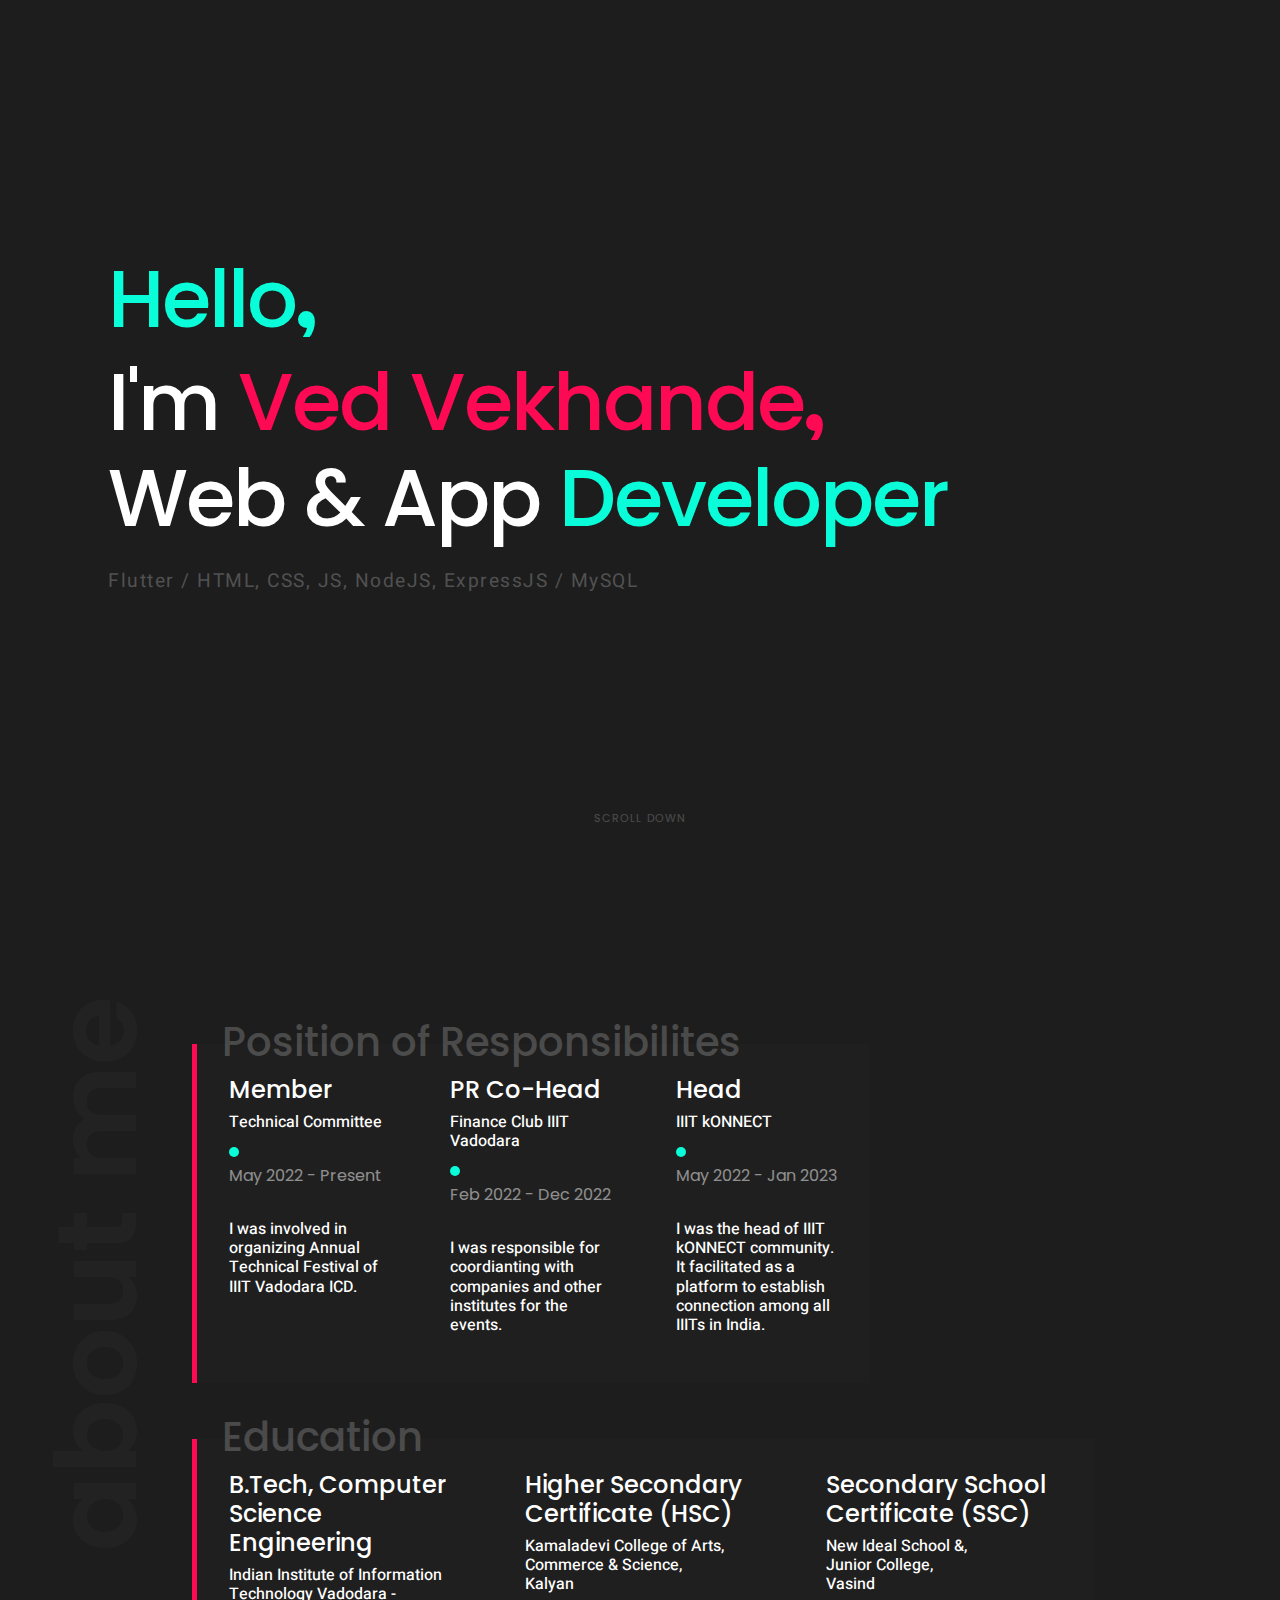
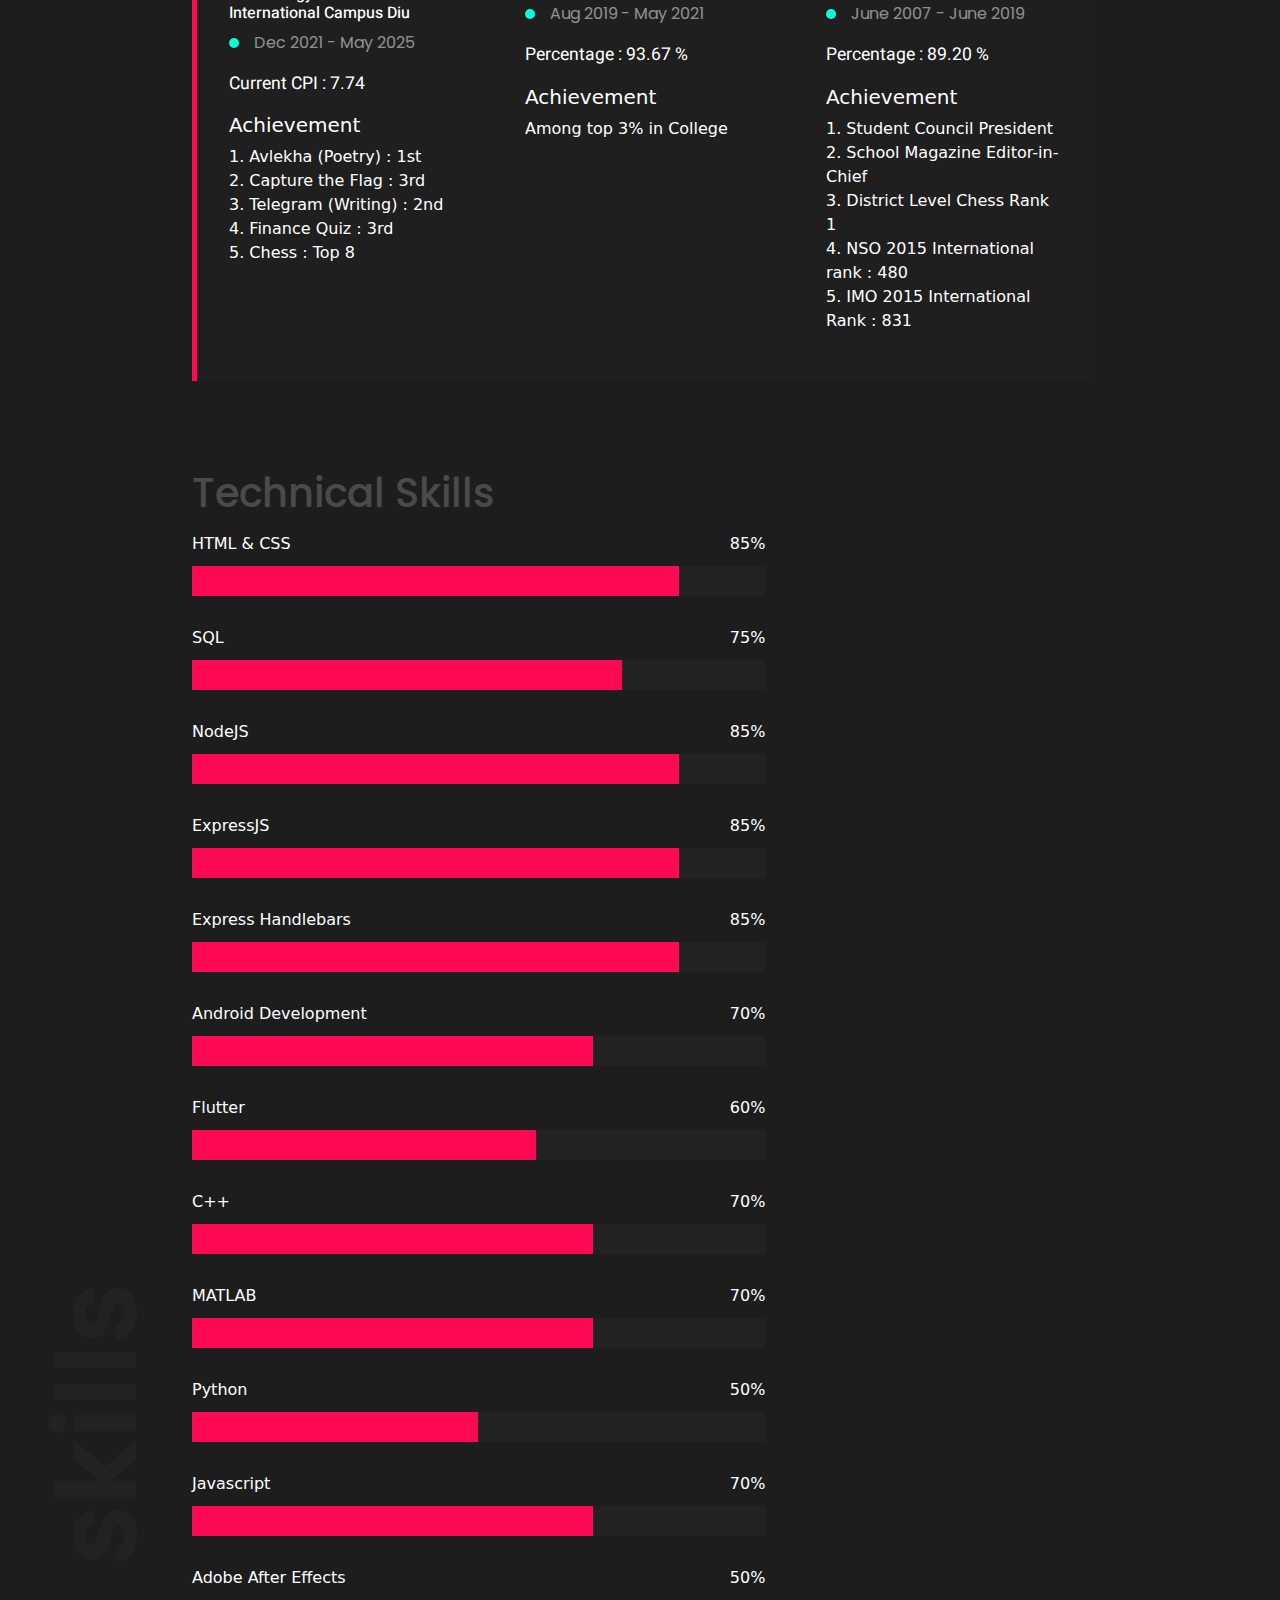
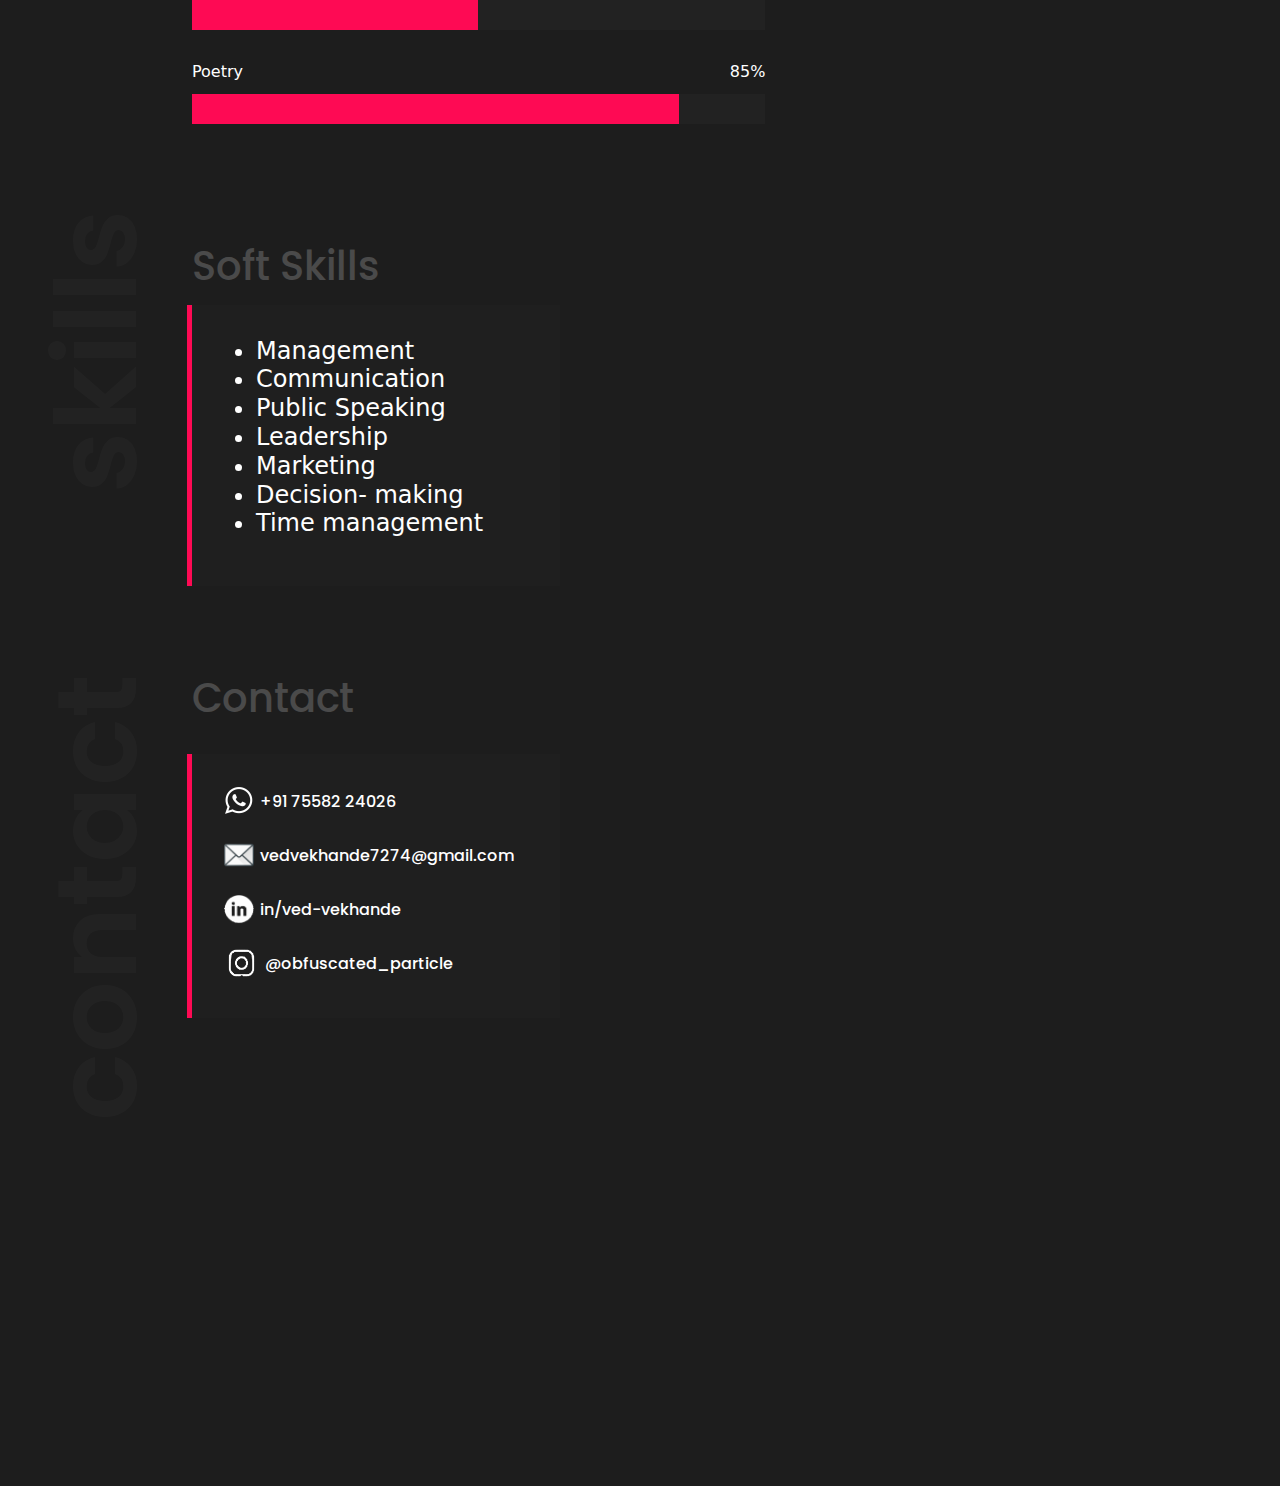
<file: index.html>
<!DOCTYPE html>
<html lang="en">

<head>
    <script async src="https://www.googletagmanager.com/gtag/js?id=UA-77850754-2"></script>
    <script async src="js/ga.js"></script>
    
    <noscript>
        <iframe src="https://www.googletagmanager.com/ns.html?id=GTM-W3LZ29H"
                height="0" width="0" style="display:none;visibility:hidden">
        </iframe>
    </noscript>

    <meta charset="UTF-8">
    <meta name="viewport" content="width=device-width, initial-scale=1.0">
    <meta http-equiv="X-UA-Compatible" content="IE=edge">
    <link rel="shortcut icon" href="images/favicon-32x32.png" type="image/x-icon" />
    <meta name="keywords" content="portfolio vedvekhande, portfolio vedvekhande, my own portfolio vedvekhande, my website vedvekhande, ved vekhande">
    <meta name="author" content="Ved Vekhande">
    <meta name="image" property="og:image" content="images/preview.png">
    <meta name="description" property="og:description" content="I am a student at IIIT Vadodara ICD" >
    <meta name="title" property="og:title" content="Ved Vekhande">

    <title lang="en" class="en">Ved Vekhande</title>

    <link href="css/bootstrap.min.css" rel="stylesheet" crossorigin="anonymous">
    <link href="css/simple-sidebar.css" rel="stylesheet" crossorigin="anonymous">
    <link href="css/style.css" rel="stylesheet" crossorigin="anonymous">
    <link href="css/bootstrap.rtl.min.css" rel="stylesheet">
    <link href="css/bootstrap-grid.min.css" rel="stylesheet">
    <link href="css/bootstrap-reboot.min.css" rel="stylesheet">
    <link href="css/bootstrap-utilities.css" rel="stylesheet">
</head>

<body class="bg">
    <div class="loader-wrapper">
        <div class="loader"></div>
    </div>
    <div class="d-flex toggled" id="wrapper">
        <div class="bg-dark border-right" id="sidebar-wrapper">
            <br>
            <a href="#" class="sidebar-close">
                <div class="sidebar-heading fa fa-times"></div>
            </a>
            <div class="list-group" id="menu">
                <div class="en">
                    <div class="nav">
                        <a lang="en" onclick="event.preventDefault()" href="#home" class="home-nav page-scroll list-group-item list-group-item-action bg-dark active">HOME</a>
                        <a lang="en" onclick="event.preventDefault()" href="#about" class="about-nav page-scroll list-group-item list-group-item-action bg-dark">ABOUT</a>
                        <a lang="en" onclick="event.preventDefault()" href="#skills" class="skills-nav page-scroll list-group-item list-group-item-action bg-dark">SKILLS</a>
                        <a lang="en" onclick="event.preventDefault()" href="#contact" class="contact-nav page-scroll list-group-item list-group-item-action bg-dark">CONTACT</a>
                    </div>
                </div>
            </div>
            <div class="copyright">
                <p lang="en" class="en"><span class="fa fa-copyright"></span> &nbsp;Ved Vekhande @ 2023</p>
            </div>
        </div>
        <div id="page-content-wrapper">
            <nav class="navbar navbar-dark fixed-top">
                <div class="container-fluid">
                    <div class="navbar-header page-scroll">
                        <button id="menu-toggle" class="navbar-toggler" type="button" data-toggle="collapse" data-target="#navbarSupportedContent" aria-controls="navbarSupportedContent" aria-expanded="false" aria-label="Toggle navigation">
                        <span class="menu fa fa-bars"></span>
                    </button>
                        
                    </div>
                </div>
            </nav>
            <div class="scroll-container">
                <section id="home">
                    <div class="container-fluid bg">
                        <div class="home">
                            <div id="intro">
                                <div class="en">
                                    <h1 lang="en"><span class="primary">Hello</span><span class="comma primary">,</span></h1>
                                    <h1 lang="en">I'm <span class="secondary">Ved Vekhande</span><span class="comma secondary">,</span></h1>
                                    <h1 lang="en">Web & App <span class="primary dev">Developer</span> 
                                        <h1>
                                            <h2 lang="en">Flutter / HTML, CSS, JS, NodeJS, ExpressJS / MySQL</h2>
                                </div>
                                <div class="social">
                                    <!-- <a href="#" target="_blank" data-bs-toggle="tooltip" data-bs-placement="bottom" title="" data-bs-original-title="Email"><span
                                        class="fa fa-envelope-open-text"></span></a> -->
                                    <a href="https://www.linkedin.com/in/ved-vekhande" target="_blank" data-bs-toggle="tooltip" data-bs-placement="bottom" title="" data-bs-original-title="Linkedin"><span
                                        class="fa fa-linkedin-square"></span></a>
                                    <a href="https://twitter.com/VedVekhande01" target="_blank" data-bs-toggle="tooltip" data-bs-placement="bottom" title="" data-bs-original-title="Twitter"><span
                                        class="fa fa-twitter"></span></a>
                                    <a href="https://github.com/ved-01" target="_blank" data-bs-toggle="tooltip" data-bs-placement="bottom" title="" data-bs-original-title="Github"><span
                                        class="fa fa-github-alt"></span></a>
                                    <a href="https://drive.google.com/file/d/18EQ61TtYJChe2pJlLbX7d4sm4fgJzW_Q/view?usp=sharing" target="_blank" data-bs-toggle="tooltip" data-bs-placement="bottom" title="" data-bs-original-title="Resume"><span
                                      class="fa fa-address-card"></span></a>   
                                      <a href="https://leetcode.com/alfesto/" target="_blank" data-bs-toggle="tooltip" data-bs-placement="bottom" title="" data-bs-original-title="LeetCode"><span
                                        class="fa fa-code"></span></a>   
                                        <a href="https://www.codechef.com/users/ved7274" target="_blank" data-bs-toggle="tooltip" data-bs-placement="bottom" title="" data-bs-original-title="Codechef"><span
                                            class="fa fa-laptop-code"></span></a>   
                                        <a href="https://www.instagram.com/obfuscated_particle" target="_blank" data-bs-toggle="tooltip" data-bs-placement="bottom" title="" data-bs-original-title="Instagram"><span
                                                class="fa fa-instagram"></span></a> 
                                </div>
                            </div>
                        </div>
                        <div class="row">
                            <div class="next-page">
                                <p class="down-arrow-text">SCROLL DOWN</p>
                                <div class="down-arrow-icon"><span class="fa fa-chevron-down"></span></div>
                            </div>
                        </div>
                    </div>
                </section>
                <section id="about">
                    <span class="title en" lang="en">about me</span>
                    <h2 class="subtitle en" lang="en">Position of Responsibilites</h2>
                    <div class="row experience">
                        <div class="en col-xs-12 col-sm-12 col-md-12 col-lg-12 col-xl-3 box">
                            <h4 lang="en">Member</h4>
                            <h6 lang="en">Technical Committee</h6>
                            <div class="blob green inline-block"></div>
                            <p class="duration inline-block" lang="en">May 2022 - Present</p>
                            <p class="description" lang="en">
                               <h6>I was involved in organizing Annual Technical Festival of IIIT Vadodara ICD.</h6> 
                                <br>

                            </p>
                        </div>
                        <div class="en col-xs-12 col-sm-12 col-md-12 col-lg-12 col-xl-3  box no-border">
                            <h4 lang="en">PR Co-Head</h4>
                            <h6 lang="en">Finance Club IIIT Vadodara </h6>
                            <div class="blob green inline-block"></div>
                            <p class="duration inline-block" lang="en">Feb 2022 - Dec 2022</p>
                            <p class="description" lang="en">
                               <h6>I was responsible for coordianting with companies and other institutes for the events.</h6> 
                            </p>
                        </div>
                        <div class="en col-xs-12 col-sm-12 col-md-12 col-lg-12 col-xl-3  box no-border">
                            <h4 lang="en">Head</h4>
                            <h6 lang="en">IIIT kONNECT </h6>
                            <div class="blob green inline-block"></div>
                            <p class="duration inline-block" lang="en">May 2022 - Jan 2023</p>
                            <p class="description" lang="en">
                              <h6> I was the head of IIIT kONNECT community. It facilitated as a platform to establish connection among all IIITs in India. </h6>
                            </p>
                        </div>
                    </div>
                    <h2 class="subtitle en" lang="en">Education</h2>
                    <div class="row education">
                        <div class="en col-xs-12 col-sm-12 col-md-12 col-lg-12 col-xl-4 college box">
                            <h4 lang="en">B.Tech, Computer Science Engineering</h4>
                            <h6 lang="en">Indian Institute of Information Technology Vadodara -
                                <br>
                             International Campus Diu</h6>
                             <div class="blob green inline-block"></div>
                            <p class="duration inline-block" lang="en">Dec 2021 - May 2025</p>
                            <p class="description" lang="en">
                                Current CPI : 7.74<br> 
                                <h5 lang="en">Achievement</h5>  
                                1. Avlekha (Poetry) : 1st <br>
                                2. Capture the Flag              : 3rd <br>
                                3. Telegram (Writing)  : 2nd <br> 
                                4. Finance Quiz     : 3rd <br>
                                5. Chess            : Top 8
                            </p>
                            </div>  
                            <div class="en col-xs-12 col-sm-12 col-md-12 col-lg-12 col-xl-4 college box no-border">
                                <h4 lang="en">Higher Secondary Certificate (HSC) </h4>
                                <h6 lang="en">Kamaladevi College of Arts,  <br>
                                    Commerce & Science, <br> Kalyan </h6> 
                                    
                                    
                                 <div class="blob green inline-block"></div>
                                <p class="duration inline-block" lang="en">Aug 2019 - May 2021</p>
                                <p class="description" lang="en">
                                    Percentage : 93.67 %<br> 
                                    <h5 lang="en">Achievement</h5>  
                                    Among top 3% in College
                                </p>
                                </div>  
                                <div class="en col-xs-12 col-sm-12 col-md-12 col-lg-12 col-xl-4 college box no-border">
                                    <h4 lang="en">Secondary School Certificate (SSC) </h4>
                                    <h6 lang="en">New Ideal School &,  <br>
                                        Junior College, <br> Vasind </h6> 
                                        
                                        
                                     <div class="blob green inline-block"></div>
                                    <p class="duration inline-block" lang="en">June 2007 - June 2019</p>
                                    <p class="description" lang="en">
                                        Percentage : 89.20 %<br> 
                                        <h5 lang="en">Achievement</h5>  
                                        1. Student Council President <br>
                                        2. School Magazine Editor-in-Chief <br>
                                        3. District Level Chess Rank 1 <br>
                                        4. NSO 2015 International rank : 480 <br>
                                        5. IMO 2015 International Rank : 831
                                    </p>
                                    </div>  

                            
                    </div>
                   

                </section>
                <section id="skills">
                    <span class="title en" lang="en">skills</span>
                    <h2 class="subtitle en" lang="en">Technical Skills</h2>
                    <div class="row skill html-css">
                        <div class="row">
                            <div class="en col-xs-12 col-sm-12 col-md-12 col-lg-12 col-xl-8" lang="en">
                                HTML & CSS
                                <span>85%</span>
                            </div>
                        </div>
                        <div class="row">
                            <div class="col-xs-12 col-sm-12 col-md-12 col-lg-12 col-xl-8">
                                <div class="bar"></div>
                            </div>
                        </div>
                    </div>
                    <div class="row skill sql">
                        <div class="row">
                            <div class="en col-xs-12 col-sm-12 col-md-12 col-lg-12 col-xl-8" lang="en">
                                SQL     
                                <span>75%</span>
                            </div>
                        </div>
                        <div class="row">
                            <div class="col-xs-12 col-sm-12 col-md-12 col-lg-12 col-xl-8">
                                <div class="bar"></div>
                            </div>
                        </div>
                    </div>
                    <div class="row skill node">
                        <div class="row">
                            <div class="en col-xs-12 col-sm-12 col-md-12 col-lg-12 col-xl-8" lang="en">
                                NodeJS     
                                <span>85%</span>
                            </div>
                        </div>
                        <div class="row">
                            <div class="col-xs-12 col-sm-12 col-md-12 col-lg-12 col-xl-8">
                                <div class="bar"></div>
                            </div>
                        </div>
                    </div>
                    <div class="row skill express">
                        <div class="row">
                            <div class="en col-xs-12 col-sm-12 col-md-12 col-lg-12 col-xl-8" lang="en">
                                ExpressJS     
                                <span>85%</span>
                            </div>
                        </div>
                        <div class="row">
                            <div class="col-xs-12 col-sm-12 col-md-12 col-lg-12 col-xl-8">
                                <div class="bar"></div>
                            </div>
                        </div>
                    </div>
                    <div class="row skill hbs">
                        <div class="row">
                            <div class="en col-xs-12 col-sm-12 col-md-12 col-lg-12 col-xl-8" lang="en">
                                Express Handlebars     
                                <span>85%</span>
                            </div>
                        </div>
                        <div class="row">
                            <div class="col-xs-12 col-sm-12 col-md-12 col-lg-12 col-xl-8">
                                <div class="bar"></div>
                            </div>
                        </div>
                    </div>
                    <div class="row skill android">
                        <div class="row">
                            <div class="en col-xs-12 col-sm-12 col-md-12 col-lg-12 col-xl-8" lang="en">
                                Android Development
                                <span>70%</span>
                            </div>
                        </div>
                        <div class="row">
                            <div class="col-xs-12 col-sm-12 col-md-12 col-lg-12 col-xl-8">
                                <div class="bar"></div>
                            </div>
                        </div>
                    </div>
                    <div class="row skill flutter">
                        <div class="row">
                            <div class="en col-xs-12 col-sm-12 col-md-12 col-lg-12 col-xl-8" lang="en">
                                Flutter
                                <span>60%</span>
                            </div>
                        </div>
                        <div class="row">
                            <div class="col-xs-12 col-sm-12 col-md-12 col-lg-12 col-xl-8">
                                <div class="bar"></div>
                            </div>
                        </div>
                    </div>
                    <div class="row skill cpp">
                        <div class="row">
                            <div class="en col-xs-12 col-sm-12 col-md-12 col-lg-12 col-xl-8" lang="en">
                                C++
                                <span>70%</span>
                            </div>
                        </div>
                        <div class="row">
                            <div class="col-xs-12 col-sm-12 col-md-12 col-lg-12 col-xl-8">
                                <div class="bar"></div>
                            </div>
                        </div>
                    </div>
                    <div class="row skill matlab">
                        <div class="row">
                            <div class="en col-xs-12 col-sm-12 col-md-12 col-lg-12 col-xl-8" lang="en">
                                MATLAB
                                <span>70%</span>
                            </div>
                        </div>
                        <div class="row">
                            <div class="col-xs-12 col-sm-12 col-md-12 col-lg-12 col-xl-8">
                                <div class="bar"></div>
                            </div>
                        </div>
                    </div>
                    
                    <div class="row skill python">
                        <div class="row">
                            <div class="en col-xs-12 col-sm-12 col-md-12 col-lg-12 col-xl-8" lang="en">
                                Python
                                <span>50%</span>
                            </div>
                        </div>
                        <div class="row">
                            <div class="col-xs-12 col-sm-12 col-md-12 col-lg-12 col-xl-8">
                                <div class="bar"></div>
                            </div>
                        </div>
                    </div>
                    <div class="row skill javascript">
                        <div class="row">
                            <div class="en col-xs-12 col-sm-12 col-md-12 col-lg-12 col-xl-8" lang="en">
                                Javascript
                                <span>70%</span>
                            </div>
                        </div>
                        <div class="row">
                            <div class="col-xs-12 col-sm-12 col-md-12 col-lg-12 col-xl-8">
                                <div class="bar"></div>
                            </div>
                        </div>
                    </div>
                    <div class="row skill aftereffects">
                        <div class="row">
                            <div class="en col-xs-12 col-sm-12 col-md-12 col-lg-12 col-xl-8" lang="en">
                                Adobe After Effects
                                <span>50%</span>
                            </div>
                        </div>
                        <div class="row">
                            <div class="col-xs-12 col-sm-12 col-md-12 col-lg-12 col-xl-8">
                                <div class="bar"></div>
                            </div>
                        </div>
                    </div>
                    <div class="row skill poetry">
                        <div class="row">
                            <div class="en col-xs-12 col-sm-12 col-md-12 col-lg-12 col-xl-8" lang="en">
                                Poetry
                                <span>85%</span>
                            </div>
                        </div>
                        <div class="row">
                            <div class="col-xs-12 col-sm-12 col-md-12 col-lg-12 col-xl-8">
                                <div class="bar"></div>
                            </div>
                        </div>
                    </div>
                    <!-- <div class="row skill management">
                        <div class="row">
                            <div class="en col-xs-12 col-sm-12 col-md-12 col-lg-12 col-xl-8" lang="en">
                                Management
                                <span>85%</span>
                            </div>
                        </div>
                        <div class="row">
                            <div class="col-xs-12 col-sm-12 col-md-12 col-lg-12 col-xl-8">
                                <div class="bar"></div>
                            </div>
                        </div>
                    </div>
                    <div class="row skill public-speaking">
                        <div class="row">
                            <div class="en col-xs-12 col-sm-12 col-md-12 col-lg-12 col-xl-8" lang="en">
                                Public Speaking & Communication
                                <span>85%</span>
                            </div>
                        </div>
                        <div class="row">
                            <div class="col-xs-12 col-sm-12 col-md-12 col-lg-12 col-xl-8">
                                <div class="bar"></div>
                            </div>
                        </div>
                    </div> -->
                </section>
                <section id="skills">
                    
                    <h2 class="subtitle en" lang="en">Soft Skills</h2>
                    <span class="title en" lang="en">skills</span>
                    <!-- <div class="row ">
                        <div class=" col-xs-12 col-sm-12 col-md-12 col-lg-12 col-xl-3 box">
                            <h6>
                                <ul style="list-style-type:disc ;" >
                                    <li>Management</li>
                                    <li>Communication</li>
                                    <li>Public Speaking</li>
                                    <li>Leadership</li>
                                    <li>Marketing</li>
                                    <li>Decision- making</li>
                                    <li>Time management</li>
                                  </ul>
                            </h6>
                        </div> -->
                       <div class="box col-xs-12 col-lg-12 col-xl-5 ">
                        <h4>
                            <ul style="list-style-type:disc ;" >
                                <li>Management</li>
                                <li>Communication</li>
                                <li>Public Speaking</li>
                                <li>Leadership</li>
                                <li>Marketing</li>
                                <li>Decision- making</li>
                                <li>Time management</li>
                              </ul>
                        </h4>
                       </div>

                </section>
                    
                <section id="contact">
                    <span class="title en" lang="en">contact</span>
                    <h2 class="subtitle en" lang="en">Contact</h2><br>
                    <div class="box col-xs-12 col-lg-12 col-xl-5 ">
                        <h5>
                            <img src="images/whatsapp.png" alt="Whatsapp" height="30px" width="30px">
                            <a href="https://wa.me/7558224026>" >+91 75582 24026</a>
                                
                            <br> <br>

                            <img src="images/mail.png" alt="mail" height="30px" width="30px">
                            <a href="mailto: vedvekhande7274@gmail.com"> vedvekhande7274@gmail.com</a> <br> <br>
                            <img src="images/linkedi.png" alt="mail" height="30px" width="30px">
                            <a href="https://www.linkedin.com/in/ved-vekhande/">in/ved-vekhande</a> <br> <br>
                            <img src="images/instagram.png" alt="mail" height="30px" width="35px">
                            <a  href="https://www.instagram.com/obfuscated_particle"> @obfuscated_particle</a>
                        </h5>
                       </div>
                       
                </section>
            </div>
        </div>
    </div>
    <script src="js/jquery.min.js" crossorigin="anonymous"></script>
    <script src="js/bootstrap.bundle.min.js" crossorigin="anonymous"></script>
    <script src="js/jquery.easing.min.js" crossorigin="anonymous"></script>
    <script src="js/fontawesome5.min.js" crossorigin="anonymous"></script>
    <script src="js/script.js" crossorigin="anonymous"></script>
</body>

</html>
</file>
<file: css/style.css>
@import url('https://fonts.googleapis.com/css2?family=Poppins:wght@600&display=swap');
@import url('https://fonts.googleapis.com/css2?family=Heebo&display=swap');
@import url('https://fonts.googleapis.com/css2?family=Dela+Gothic+One&display=swap');
h1:lang(ta),
h2:lang(ta),
h3:lang(ta),
h4:lang(ta),
h5:lang(ta),
h6:lang(ta),
.navbar-brand:lang(ta) {
    font-weight: bold;
}

.inline-block {
    display: inline-block;
}

.blob {
    background: black;
    border-radius: 50%;
    box-shadow: 0 0 0 0 rgba(0, 0, 0, 1);
    height: 10px;
    width: 10px;
    margin-right: 10px;
    transform: scale(1);
    animation: pulse-black 2s infinite;
}

.blob.green {
    background: var(--primary);
    box-shadow: 0 0 0 0 var(var(--primary));
    animation: pulse-green 2s infinite;
}

@keyframes pulse-green {
    0% {
        transform: scale(0.95);
        box-shadow: 0 0 0 0 rgba(51, 217, 178, 0.7);
    }
    70% {
        transform: scale(1);
        box-shadow: 0 0 0 10px rgba(51, 217, 178, 0);
    }
    100% {
        transform: scale(0.95);
        box-shadow: 0 0 0 0 rgba(51, 217, 178, 0);
    }
}

.fa-globe-asia {
    opacity: 0.75;
    margin-right: 7px;
    font-size: 1rem;
    color: var(--white);
}

.dropdown-menu-dark {
    background-color: var(--black-light) !important;
}

.dropdown-toggle {
    font-family: 'Poppins', sans-serif !important;
    font-weight: bold;
    letter-spacing: 1.1px;
    color: var(--white) !important;
    border: none !important;
    padding-left: 0px !important;
    margin-top: 3px;
}

.dropdown-menu li a {
    font-family: Heebo, sans-serif;
    text-align: left;
    font-weight: normal !important;
    opacity: 0.5;
}

body {
    overflow-y: scroll;
    position: relative;
}

.loader-wrapper {
    top: 0;
    right: 0;
    left: 0;
    bottom: 0;
    position: fixed;
    z-index: 999999999;
    background-color: var(--black);
}

.loader {
    animation: spin 1s infinite linear;
    border: solid 2vmin transparent;
    border-radius: 50%;
    border-right-color: var(--secondary);
    border-top-color: var(--secondary);
    box-sizing: border-box;
    height: 20vmin;
    left: calc(50% - 10vmin);
    position: fixed;
    top: calc(50% - 10vmin);
    width: 20vmin;
    z-index: 1;
}

.loader:before {
    animation: spin 2s infinite linear;
    border: solid 2vmin transparent;
    border-radius: 50%;
    border-right-color: var(--primary);
    border-top-color: var(--primary);
    box-sizing: border-box;
    content: "";
    height: 16vmin;
    left: 0;
    position: absolute;
    top: 0;
    width: 16vmin;
}

.loader:after {
    animation: spin 3s infinite linear;
    border: solid 2vmin transparent;
    border-radius: 50%;
    border-right-color: var(--grey);
    border-top-color: var(--grey);
    box-sizing: border-box;
    content: "";
    height: 12vmin;
    left: 2vmin;
    position: absolute;
    top: 2vmin;
    width: 12vmin;
}

@keyframes spin {
    100% {
        transform: rotate(360deg);
    }
}

#about,
#skills,
#blogs {
    height: auto !important;
}

#home {
    height: 100vh;
}

section {
    position: relative;
    padding-top: 5.5em;
    overflow-y: scroll;
    /*scroll-snap-align: end;*/
}

#contact {
    padding-bottom: 4rem;
    height: 100vh !important;
}

a {
    font-family: 'Poppins', sans-serif;
    font-size: 1rem;
    text-decoration: none !important;
    color: var(--white) !important;
    transition: 0.5s ease-in-out !important;
}

a:hover {
    color: var(--secondary) !important;
}

.menu {
    font-size: 1.5rem;
    transition: 0.3s ease-in-out;
}

.menu:hover {
    color: var(--secondary);
}

.navbar {
    z-index: 1000000 !important;
    transition: 0.5s ease-in-out;
    padding-top: 1.5rem !important;
    padding-bottom: 1.5rem !important;
}

.navbar-bg {
    background-color: var(--black-light);
}

#menu-toggle {
    padding-right: 10px !important;
    padding-left: 10px !important;
    font-size: 1.3rem;
    opacity: 0.2;
}

.navbar-brand-logo {
    width: 40px;
    height: 40px;
    margin-right: 5px;
}

.navbar-brand {
    color: var(--white);
    opacity: 0.75;
    font-family: 'Poppins', sans-serif;
    font-size: 1.4rem !important;
    margin-left: 5px !important;
    margin-right: 5px !important;
}

:root {
    --black: #1D1D1D;
    --black-light: #1d1d1d;
    --white: #fff;
    --grey: #515152;
    --light-grey: #636363;
    --primary: #09FDD9;
    --secondary: #FE0A54;
}

.bg {
    background-color: var(--black);
}

p,
h1,
h2,
h3,
h4,
h5,
h6,
li,
span,
div,
.list-group a {
    color: var(--white);
}

a .sidebar-heading {
    opacity: 0.4;
    transition: 0.3s ease-in-out;
}

ul {
    list-style: none;
}

button:focus,
input:focus,
textarea:focus {
    outline: none !important;
    box-shadow: none !important;
}

nav {
    padding: 2rem 2rem !important;
}

.navbar-toggler {
    border: none !important;
}

.navbar-toggler-icon {
    color: var(--white) !important;
}

.navbar-toggler:focus {
    box-shadow: none !important;
}

#sidebar-wrapper {
    position: fixed;
    z-index: 2000000;
}

#sidebar-wrapper.bg-dark,
#sidebar-wrapper .bg-dark {
    background-color: var(--black-light) !important;
}

#sidebar-wrapper .list-group {
    padding-top: 1em;
    padding-left: 2em;
}

#sidebar-wrapper .list-group-item {
    font-family: 'Poppins', sans-serif;
    font-weight: 600;
    font-size: 1rem;
    padding-top: 1em;
    padding-bottom: 1em;
    border: none;
    letter-spacing: 1.2px;
}

#sidebar-wrapper .list-group-item:not(.active) {
    color: var(--light-grey) !important;
}

#sidebar-wrapper .list-group-item:hover {
    color: var(--secondary) !important;
}

.sidebar-heading:hover {
    color: var(--secondary);
}

.sidebar-heading {
    padding-left: 3rem !important;
    font-size: 1.5rem !important;
}

span.title {
    opacity: 0.05;
    color: #888;
    font-family: 'Poppins', sans-serif;
    font-size: 7rem;
    font-weight: 600;
    text-align: center;
    position: absolute;
    padding-left: 50px;
    top: 100%;
    left: 1%;
    overflow: hidden;
    transition: all .5s .6s ease-out;
    transform: rotate(-90deg);
    white-space: nowrap;
    transform-origin: 0 0;
}

#about .title {
    top: 65% !important;
}

#skills .title {
    top: 90% !important;
}

#contact .title {
    top: 65% !important;
}

#blogs .title {
    top: 100% !important;
}

.primary {
    color: var(--primary);
}

.secondary {
    color: var(--secondary);
}

.active {
    color: var(--secondary) !important;
}

.box {
    background-color: #1f1f1f;
    padding: 2em 2em !important;
    border-left: solid 5px var(--secondary);
}

.scaler-blogs .box {
    border-radius: 0;
    border-left: solid 5px var(--secondary);
    margin-bottom: 20px;
}

.no-border {
    border: none;
}

.no-padding {
    padding: 0 0 !important;
}

.subtitle {
    font-size: 2.5rem !important;
    opacity: 0.2;
    font-family: 'Poppins', sans-serif;
}

#about,
#skills,
#contact,
#blogs {
    position: relative;
    padding-left: 12rem;
    padding-right: 12rem;
}

.copyright {
    font-family: Heebo, sans-serif;
    position: absolute;
    font-size: 0.9rem !important;
    opacity: 0.3;
    font-weight: 400;
    bottom: 2%;
    padding-left: 1.7em;
}

.scroll-container {
    overflow-y: scroll !important;
    /*scroll-snap-type: y mandatory;*/
}

::-webkit-scrollbar {
    width: 0;
    /* Remove scrollbar space */
    background: transparent;
    /* Optional: just make scrollbar invisible */
}

button {
    font-family: 'Poppins', sans-serif !important;
    padding: 7px 21px !important;
    border-radius: 30px !important;
    background-color: transparent !important;
    border: solid 3px var(--secondary) !important;
    color: var(--secondary) !important;
}

.scroll-container button span {
    color: var(--secondary);
}

.scroll-container button span,
.scroll-container button {
    transition: 0.5s ease-in-out !important;
}

.scroll-container button:hover,
.scroll-container button:hover span {
    border-color: transparent !important;
}

.scroll-container button:hover {
    background-color: var(--secondary) !important;
    color: var(--white) !important;
}

.scroll-container button:hover span {
    color: var(--white) !important;
}

.home {
    position: absolute;
    top: 50%;
    transform: translateY(-50%);
    padding-left: 6rem;
}

.social {
    margin-top: 20px;
    margin-left: 5px;
}

.social span {
    font-size: 1.35rem;
    margin-right: 17px;
    color: var(--light-grey);
}

.social span {
    transition: 0.5s ease-in-out;
}

.social span:hover {
    color: var(--secondary);
}

#intro {
    font-family: 'Poppins', sans-serif;
}

#intro h1,
#intro .comma {
    font-size: 5rem;
    letter-spacing: -2px;
    line-height: 1.1;
}

#intro .comma {
    font-family: 'Dela Gothic One', sans-serif !important;
}

#intro h2 {
    color: var(--grey);
    font-size: 1.2rem;
    font-weight: 400;
    letter-spacing: 1.5px;
    font-family: 'Heebo', sans-serif;
    line-height: 2;
    margin-top: 20px !important;
}

#about h4,
#about .duration,
#blogs h4,
#blogs .pub-date {
    font-family: 'Poppins', sans-serif !important;
}

#about h6 {
    font-family: 'Heebo', sans-serif !important;
}

#about .duration,
#blogs .pub-date {
    opacity: 0.5;
}

#blogs .pub-date {
    font-size: 0.9rem;
}

#about .description,
#blogs .description {
    font-family: 'Heebo', sans-serif;
    font-size: 1.1rem;
}

#about .subtitle {
    position: relative;
    z-index: 100000;
    transform: translate(30px, 30px);
}

.optum-se,
.abco-intern,
.scaler-writer {
    margin-left: 30px;
}

#skills .subtitle {
    margin-bottom: 15px;
}

.skill {
    margin-bottom: 20px;
}

.blog,
.box {
    transform: translateX(-5px);
}

.skill span {
    float: right;
}

.skill .level,
.skill .title {
    font-family: 'Heebo', sans-serif;
    font-size: 1rem;
}

.skill .bar {
    height: 30px;
    width: 100%;
}

.skill>.row {
    margin-bottom: 10px;
}

.skill.cpp .bar {
    background: linear-gradient(to right, var(--secondary) 70%, #222222 20%);
}

.skill.python .bar {
    background: linear-gradient(to right, var(--secondary) 50%, #222222 30%);
}

.skill.html-css .bar {
    background: linear-gradient(to right, var(--secondary) 85%, #222222 20%);
}

.skill.node .bar {
    background: linear-gradient(to right, var(--secondary) 85%, #222222 20%);
}

.skill.express .bar {
    background: linear-gradient(to right, var(--secondary) 85%, #222222 20%);
}

.skill.hbs .bar {
    background: linear-gradient(to right, var(--secondary) 85%, #222222 20%);
}

.skill.sql .bar {
    background: linear-gradient(to right, var(--secondary) 75%, #222222 20%);
}

.skill.android .bar {
    background: linear-gradient(to right, var(--secondary) 70%, #222222 20%);
}
.skill.aftereffects .bar {
    background: linear-gradient(to right, var(--secondary) 50%, #222222 20%);
}
.skill.flutter .bar {
    background: linear-gradient(to right, var(--secondary) 60%, #222222 20%);
}

.skill.javascript .bar {
    background: linear-gradient(to right, var(--secondary) 70%, #222222 30%);
}

.skill.matlab .bar {
    background: linear-gradient(to right, var(--secondary) 70%, #222222 30%);
}
.skill.poetry .bar {
    background: linear-gradient(to right, var(--secondary) 85%, #222222 30%);
}
.skill.management .bar {
    background: linear-gradient(to right, var(--secondary) 85%, #222222 30%);
}
.skill.public-speaking .bar {
    background: linear-gradient(to right, var(--secondary) 80%, #222222 30%);
}


#blogs img {
    width: 100%;
}

#blogs .content {
    padding: 1rem 1.2rem;
}

.blogs,
.experience,
.education,
form {
    margin-left: 5px !important;
}

.blog {
    margin-right: 30px;
    border-radius: 7px;
    transition: box-shadow 0.5s ease-in-out;
}

.blog img {
    border-top-left-radius: 7px;
    border-top-right-radius: 7px;
}

.blog:hover {
    box-shadow: 0 10px 20px rgba(0, 0, 0, 0.05), 0 10px 20px rgba(0, 0, 0, 0.05);
}

#blogs button {
    margin: 0px auto;
    display: block;
}

#name {
    margin-top: 0px !important;
}

#contact input,
#contact textarea {
    margin-top: 25px;
    border-radius: 0;
    background-color: var(--black);
    border: solid 3.5px var(--grey);
    color: var(--white);
    font-family: 'Poppins', sans-serif;
    letter-spacing: 1.2px;
    transition: 0.5s ease-in-out;
}

#contact textarea {
    height: 150px;
}

#contact input:focus,
#contact textarea:focus {
    border-color: var(--secondary);
}

#contact button {
    margin-top: 30px;
    padding-left: 30px !important;
    padding-right: 30px !important;
}

.down-arrow-text,
.down-arrow-icon {
    text-align: center;
    opacity: 0.2;
}

.down-arrow-text {
    letter-spacing: 1.1px;
    font-family: 'Poppins', sans-serif;
    margin-bottom: 0 !important;
    font-size: 11px;
}

.down-arrow-icon {
    font-size: 1.6rem;
}

.next-page {
    position: absolute;
    top: 90%;
    animation: bounce 1s infinite alternate;
    -webkit-animation: bounce 1s infinite alternate;
    display: none;
}

@keyframes bounce {
    from {
        transform: translateY(0px);
    }
    to {
        transform: translateY(-15px);
    }
}

@-webkit-keyframes bounce {
    from {
        transform: translateY(0px);
    }
    to {
        transform: translateY(-15px);
    }
}

@media (max-width: 1200px) {
    .optum-ase,
    .optum-se,
    .scaler-writer,
    .abco-intern {
        margin-left: 0px;
        margin-top: 20px !important;
        border-left: solid 5px var(--secondary);
    }
    .blog {
        margin-bottom: 30px;
    }
}

@media (max-width: 468px) {
    #dropdown-value {
        display: none;
    }
    #sidebar-wrapper .list-group-item {
        padding-top: 0.5em;
        padding-bottom: 0.5em;
    }
    .navbar-brand-logo {
        width: 25px;
        height: 25px;
    }
    .navbar-brand {
        font-size: 1.2rem !important;
    }
}

@media (max-width: 380px) {
    #dropdown-value {
        display: none;
    }
    #sidebar-wrapper .list-group-item {
        padding-top: 0.5em;
        padding-bottom: 0.5em;
    }
    .social span {
        font-size: 1.35rem;
        margin-right: 15px !important;
    }
}

@media (min-width: 1200px) {
    .next-page {
        display: block;
    }
}

@media (max-width: 768px) {
    #dropdown-value {
        display: none;
    }
    #sidebar-wrapper .list-group-item {
        padding-top: 0.5em;
        padding-bottom: 0.5em;
    }
    #about,
    #skills,
    #experience,
    #contact,
    #blogs {
        position: relative;
        padding-left: 2.5rem;
        padding-right: 2.5rem;
    }
    .home {
        position: absolute;
        top: 43%;
        transform: translateY(-50%);
        padding-left: 1.5rem;
    }
    nav {
        padding: 2rem 0.5rem !important;
    }
    #intro h1,
    #intro .comma {
        font-size: 2.8rem;
        letter-spacing: -1px;
        line-height: 1;
    }
    #intro h2 {
        font-size: 1.1rem;
    }
    #intro h1:lang(ta) {
        font-size: 2.5rem !important;
    }
    #intro h2:lang(ta) {
        font-size: 1rem !important;
    }
    .navbar-brand:lang(ta) {
        font-size: 1rem !important;
    }
    .short-nav {
        display: none;
    }
    span.title {
        display: none !important;
    }
    .navbar-shrink {
        padding: 0.5em 0.5em !important;
        background: #272727;
        transition: 0.5s ease-in-out;
    }
    .menu {
        font-size: 1.3rem;
    }
    #about .subtitle,
    #blogs .subtitle,
    #contact .subtitle {
        font-size: 2.5rem !important;
    }
    .optum-ase,
    .optum-se {
        margin-left: 0px;
        margin-top: 20px !important;
        border-left: solid 5px var(--secondary);
    }
    .skill .bar {
        height: 23px;
    }
    .blog {
        margin-bottom: 20px;
    }
    #blogs .view-more {
        margin-top: 20px !important;
    }
    .social span {
        font-size: 1.35rem;
        margin-right: 20px;
    }
    #about,
    #skills,
    #blogs {
        height: auto !important;
    }
    #home,
    #contact {
        height: 100vh;
    }
    #sidebar-wrapper .list-group-item {
        font-size: 1.15rem;
    }
    .blogs,
    .experience,
    .education,
    form {
        margin-left: 0px !important;
    }
}
</file>
<file: css/simple-sidebar.css>
/*!
 * Start Bootstrap - Simple Sidebar (https://startbootstrap.com/template/simple-sidebar)
 * Copyright 2013-2020 Start Bootstrap
 * Licensed under MIT (https://github.com/StartBootstrap/startbootstrap-simple-sidebar/blob/master/LICENSE)
 */

 #wrapper {
    overflow-x: hidden;
 }

#sidebar-wrapper {
  min-height: 100vh;
  margin-left: -15rem;
  -webkit-transition: margin .25s ease-out;
  -moz-transition: margin .25s ease-out;
  -o-transition: margin .25s ease-out;
  transition: margin .25s ease-out;
}

#sidebar-wrapper .sidebar-heading {
  padding: 0.875rem 1.25rem;
  font-size: 1.2rem;
}

#sidebar-wrapper .list-group {
  width: 15rem;
}

#page-content-wrapper {
  min-width: 100vw;
}

#wrapper.toggled #sidebar-wrapper {
  margin-left: 0;
}

@media (min-width: 768px) {
  #sidebar-wrapper {
    margin-left: 0;
  }

  #page-content-wrapper {
    min-width: 0;
    width: 100%;
  }

  #wrapper.toggled #sidebar-wrapper {
    margin-left: -15rem;
  }
}
</file>
